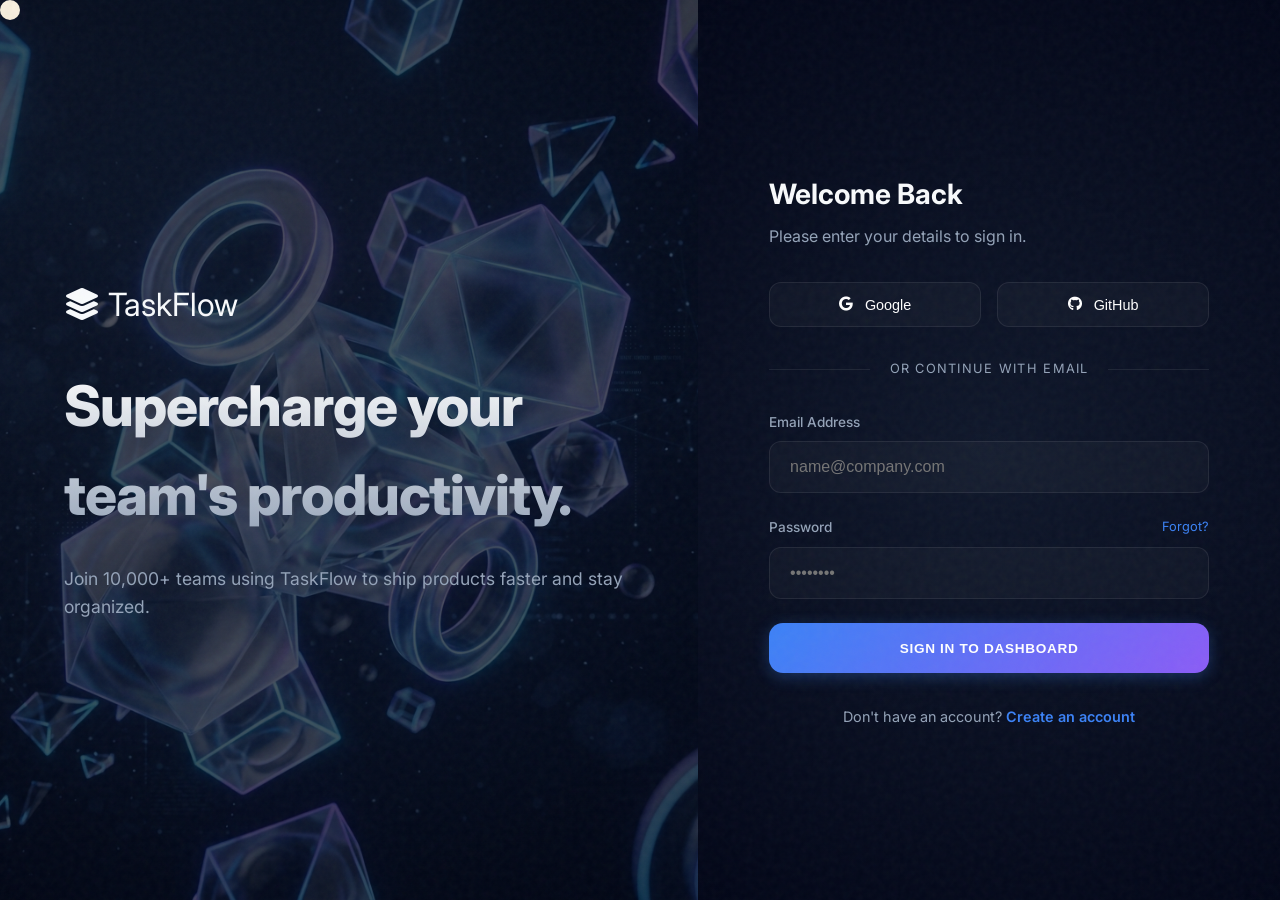
<file: Task-2-To-Do-List-Web-App/frontend/index.html>
<!DOCTYPE html>
<html lang="en">
<head>
  <meta charset="UTF-8">
  <meta name="viewport" content="width=device-width, initial-scale=1.0">
  <title>TaskFlow | Professional Project Management</title>
  <script>
    const token = localStorage.getItem('token');
    if (token) {
      window.location.href = 'pages/dashboard.html';
    } else {
      window.location.href = 'pages/login.html';
    }
  </script>
</head>
<body style="background: #0f172a;">
</body>
</html>
</file>
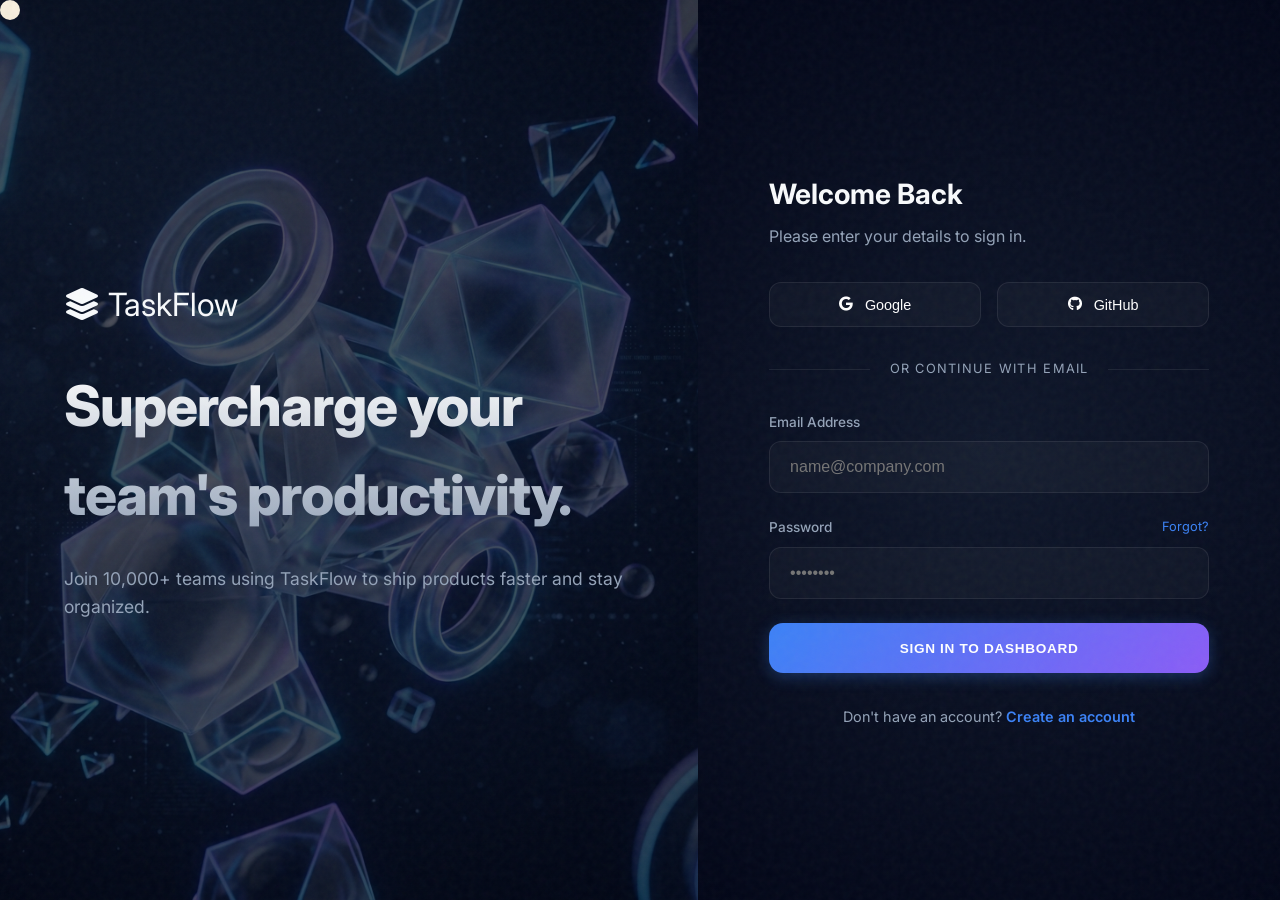
<file: Task-2-To-Do-List-Web-App/frontend/pages/board.html>
<!DOCTYPE html>
<html lang="en">
<head>
  <meta charset="UTF-8">
  <meta name="viewport" content="width=device-width, initial-scale=1.0">
  <title>Project Board | TaskFlow Pro</title>
  <link rel="stylesheet" href="../css/style.css">
  <link rel="stylesheet" href="https://cdnjs.cloudflare.com/ajax/libs/font-awesome/6.4.0/css/all.min.css">
</head>
<body>
  <div class="app-layout">
    <aside class="sidebar">
      <div class="logo neon-blue"><i class="fas fa-layer-group"></i> TaskFlow</div>
      <nav>
        <ul class="nav-links">
          <li class="nav-item"><a href="dashboard.html" class="nav-link"><i class="fas fa-th-large"></i> Dashboard</a></li>
          <li class="nav-item"><a href="projects.html" class="nav-link active"><i class="fas fa-project-diagram"></i> Projects</a></li>
          <li class="nav-item"><a href="profile.html" class="nav-link"><i class="fas fa-user"></i> Profile</a></li>
          <li class="nav-item" style="margin-top: auto;"><a href="#" onclick="logout()" class="nav-link" style="color: var(--danger-color);"><i class="fas fa-sign-out-alt"></i> Logout</a></li>
        </ul>
      </nav>
    </aside>

    <main class="main-content">
      <header style="display: flex; justify-content: space-between; align-items: center; margin-bottom: 2rem;">
        <div>
          <div style="display: flex; align-items: center; gap: 1rem;">
            <h2 id="projectName">Loading Project...</h2>
            <select id="projectStatusSelect" class="form-control-pro" style="padding: 0.25rem 0.75rem; width: auto; font-size: 0.8rem; border-radius: 8px;" onchange="updateProjectStatus()">
              <option value="Planning">Planning</option>
              <option value="In Progress">In Progress</option>
              <option value="On Hold">On Hold</option>
              <option value="Completed">Completed</option>
            </select>
          </div>
          <p id="projectDesc" style="color: var(--text-secondary);">...</p>
        </div>
        <div style="display: flex; gap: 1rem;">
          <button class="btn-complete" onclick="markProjectComplete()" title="Mark Project as Complete">
            <i class="fas fa-check-double"></i> End Project
          </button>
          <button class="btn-delete" onclick="handleDeleteProject()" title="Delete Project">
            <i class="fas fa-trash"></i>
          </button>
          <button class="btn btn-primary" style="width: auto;" onclick="openNewTaskModal()">
            <i class="fas fa-plus"></i> New Task
          </button>
        </div>
      </header>

      <div class="board">
        <div class="column" id="todo" ondrop="drop(event)" ondragover="allowDrop(event)">
          <div class="column-header">
            <h4>To Do</h4>
            <span class="count">0</span>
          </div>
          <div class="tasks-container"></div>
        </div>

        <div class="column" id="inprogress" ondrop="drop(event)" ondragover="allowDrop(event)">
          <div class="column-header">
            <h4>In Progress</h4>
            <span class="count">0</span>
          </div>
          <div class="tasks-container"></div>
        </div>

        <div class="column" id="review" ondrop="drop(event)" ondragover="allowDrop(event)">
          <div class="column-header">
            <h4>Review</h4>
            <span class="count">0</span>
          </div>
          <div class="tasks-container"></div>
        </div>

        <div class="column" id="completed" ondrop="drop(event)" ondragover="allowDrop(event)">
          <div class="column-header">
            <h4>Completed</h4>
            <span class="count">0</span>
          </div>
          <div class="tasks-container"></div>
        </div>
      </div>
    </main>
  </div>

  <!-- Task Creation Modal -->
  <div class="modal-overlay" id="taskModal">
    <div class="modal-content glass-premium">
      <div class="modal-header">
        <h2>Create New Task</h2>
        <p style="color: var(--text-secondary);">Assign a task to your team board.</p>
      </div>
      <form id="taskForm">
        <div class="form-group">
          <label>Task Title</label>
          <input type="text" id="taskTitle" class="form-control-pro" placeholder="e.g. Design Login Page" required>
        </div>
        <div class="form-group">
          <label>Description</label>
          <textarea id="taskDesc" class="form-control-pro" rows="3" placeholder="Details about this task..."></textarea>
        </div>
        <div class="form-group">
          <label>Priority</label>
          <select id="taskPriority" class="form-control-pro">
            <option value="Low">Low</option>
            <option value="Medium" selected>Medium</option>
            <option value="High">High</option>
          </select>
        </div>
        <div class="form-group">
          <label>Due Date</label>
          <input type="date" id="taskDueDate" class="form-control-pro">
        </div>
        <div class="modal-footer">
          <button type="button" class="btn btn-social" onclick="closeModal('taskModal')">Cancel</button>
          <button type="submit" class="btn btn-primary" style="width: auto;">Add Task</button>
        </div>
      </form>
    </div>
  </div>

  <!-- Socket.io -->
  <script src="https://cdn.socket.io/4.6.0/socket.io.min.js"></script>
  <script src="../js/global.js"></script>
  <script src="../js/modals.js"></script>
  <script src="../js/auth.js"></script>
  <script src="../js/tasks.js"></script>
  <script src="../js/animations.js"></script>
</body>
</html>
</file>
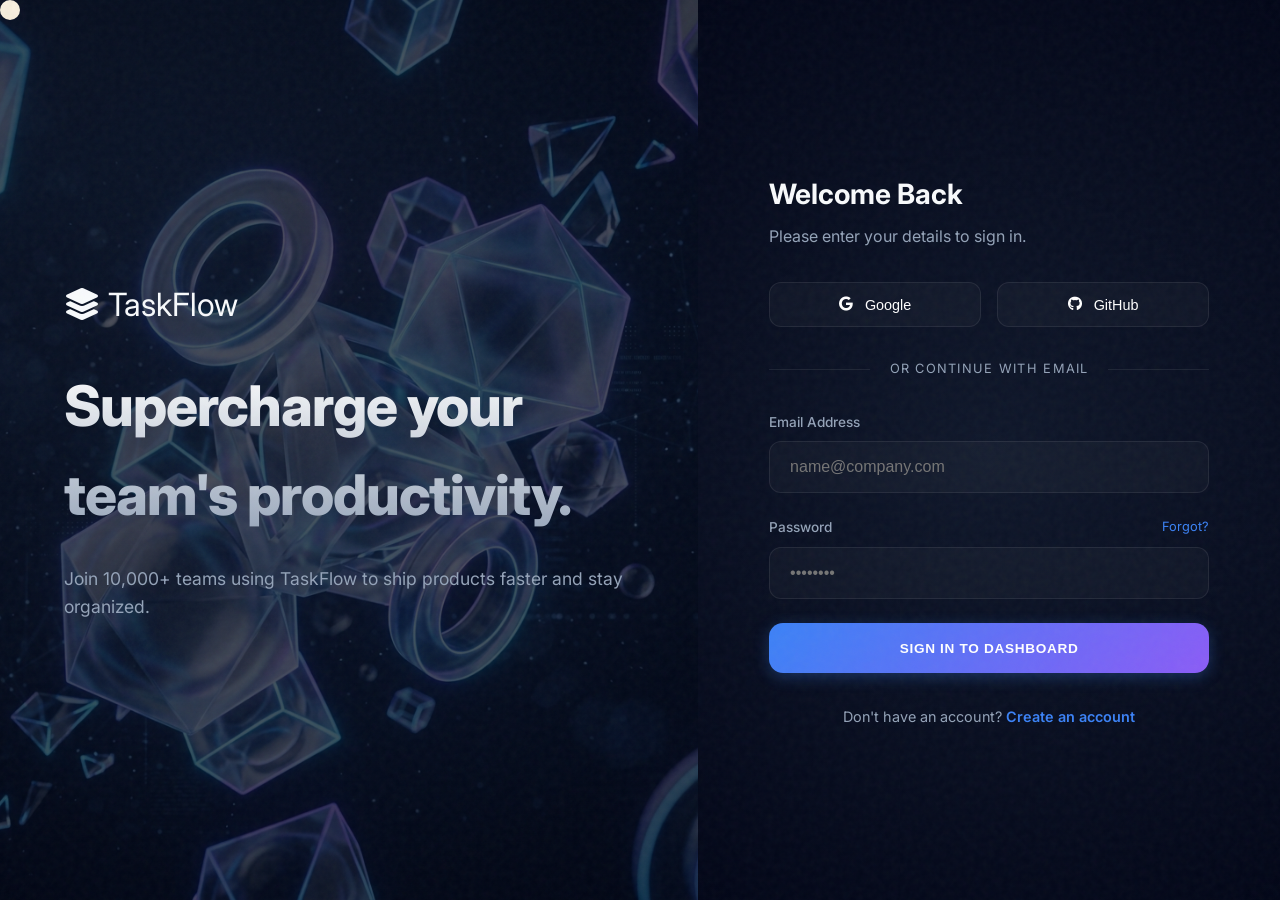
<file: Task-2-To-Do-List-Web-App/frontend/pages/dashboard.html>
<!DOCTYPE html>
<html lang="en">
<head>
  <meta charset="UTF-8">
  <meta name="viewport" content="width=device-width, initial-scale=1.0">
  <title>Dashboard | TaskFlow Pro</title>
  <link rel="stylesheet" href="../css/style.css">
  <link rel="stylesheet" href="https://cdnjs.cloudflare.com/ajax/libs/font-awesome/6.4.0/css/all.min.css">
</head>
<body>
  <div class="app-layout">
    <aside class="sidebar">
      <div class="logo neon-blue"><i class="fas fa-layer-group"></i> TaskFlow</div>
      <nav>
        <ul class="nav-links">
          <li class="nav-item"><a href="dashboard.html" class="nav-link active"><i class="fas fa-th-large"></i> Dashboard</a></li>
          <li class="nav-item"><a href="projects.html" class="nav-link"><i class="fas fa-project-diagram"></i> Projects</a></li>
          <li class="nav-item"><a href="profile.html" class="nav-link"><i class="fas fa-user"></i> Profile</a></li>
          <li class="nav-item" style="margin-top: auto;"><a href="#" onclick="logout()" class="nav-link" style="color: var(--danger-color);"><i class="fas fa-sign-out-alt"></i> Logout</a></li>
        </ul>
      </nav>
    </aside>

    <main class="main-content">
      <header style="display: flex; justify-content: space-between; align-items: center; margin-bottom: 2rem;">
        <div>
          <h1 id="welcomeText" style="font-size: 2rem;">Welcome Back!</h1>
          <p style="color: var(--text-secondary);">Here's your productivity overview for today.</p>
        </div>
        <button class="btn btn-primary" style="width: auto;" onclick="openNewProjectModal()">
          <i class="fas fa-plus"></i> New Project
        </button>
      </header>

      <div class="dashboard-grid">
        <div class="stat-card animate-fade">
          <div style="color: var(--primary-color); font-size: 1.5rem;"><i class="fas fa-rocket"></i></div>
          <div class="stat-value" id="activeProjects">0</div>
          <div style="color: var(--text-secondary);">Active Projects</div>
        </div>
        <div class="stat-card animate-fade">
          <div style="color: var(--secondary-color); font-size: 1.5rem;"><i class="fas fa-trophy"></i></div>
          <div class="stat-value" id="completedProjects">0</div>
          <div style="color: var(--text-secondary);">Projects Finished</div>
        </div>
        <div class="stat-card animate-fade">
          <div style="color: var(--warning-color); font-size: 1.5rem;"><i class="fas fa-clock"></i></div>
          <div class="stat-value" id="pendingTasks">0</div>
          <div style="color: var(--text-secondary);">Pending Tasks</div>
        </div>
        <div class="stat-card animate-fade">
          <div style="color: var(--secondary-color); font-size: 1.5rem;"><i class="fas fa-check-circle"></i></div>
          <div class="stat-value" id="completedTasks">0</div>
          <div style="color: var(--text-secondary);">Tasks Completed</div>
        </div>
      </div>

      <section style="margin-top: 4rem;">
        <h3 style="margin-bottom: 2rem;">Recent Projects</h3>
        <div id="projectsList" class="dashboard-grid"></div>
      </section>
    </main>
  </div>

  <!-- Project Creation Modal -->
  <div class="modal-overlay" id="projectModal">
    <div class="modal-content glass-premium">
      <div class="modal-header">
        <h2>Create New Project</h2>
        <p style="color: var(--text-secondary);">Define your project goals and timeline.</p>
      </div>
      <form id="projectForm">
        <div class="form-group">
          <label>Project Title</label>
          <input type="text" id="projectTitle" class="form-control-pro" placeholder="e.g. Q3 Roadmap" required>
        </div>
        <div class="form-group">
          <label>Description</label>
          <textarea id="projectDesc" class="form-control-pro" rows="3" placeholder="What is this project about?"></textarea>
        </div>
        <div class="form-group">
          <label>Deadline</label>
          <input type="date" id="projectDeadline" class="form-control-pro">
        </div>
        <div class="modal-footer">
          <button type="button" class="btn btn-social" onclick="closeModal('projectModal')">Cancel</button>
          <button type="submit" class="btn btn-primary" style="width: auto;">Create Project</button>
        </div>
      </form>
    </div>
  </div>

  <script src="../js/global.js"></script>
  <script src="../js/modals.js"></script>
  <script src="../js/dashboard.js"></script>
  <script src="../js/animations.js"></script>
</body>
</html>
</file>
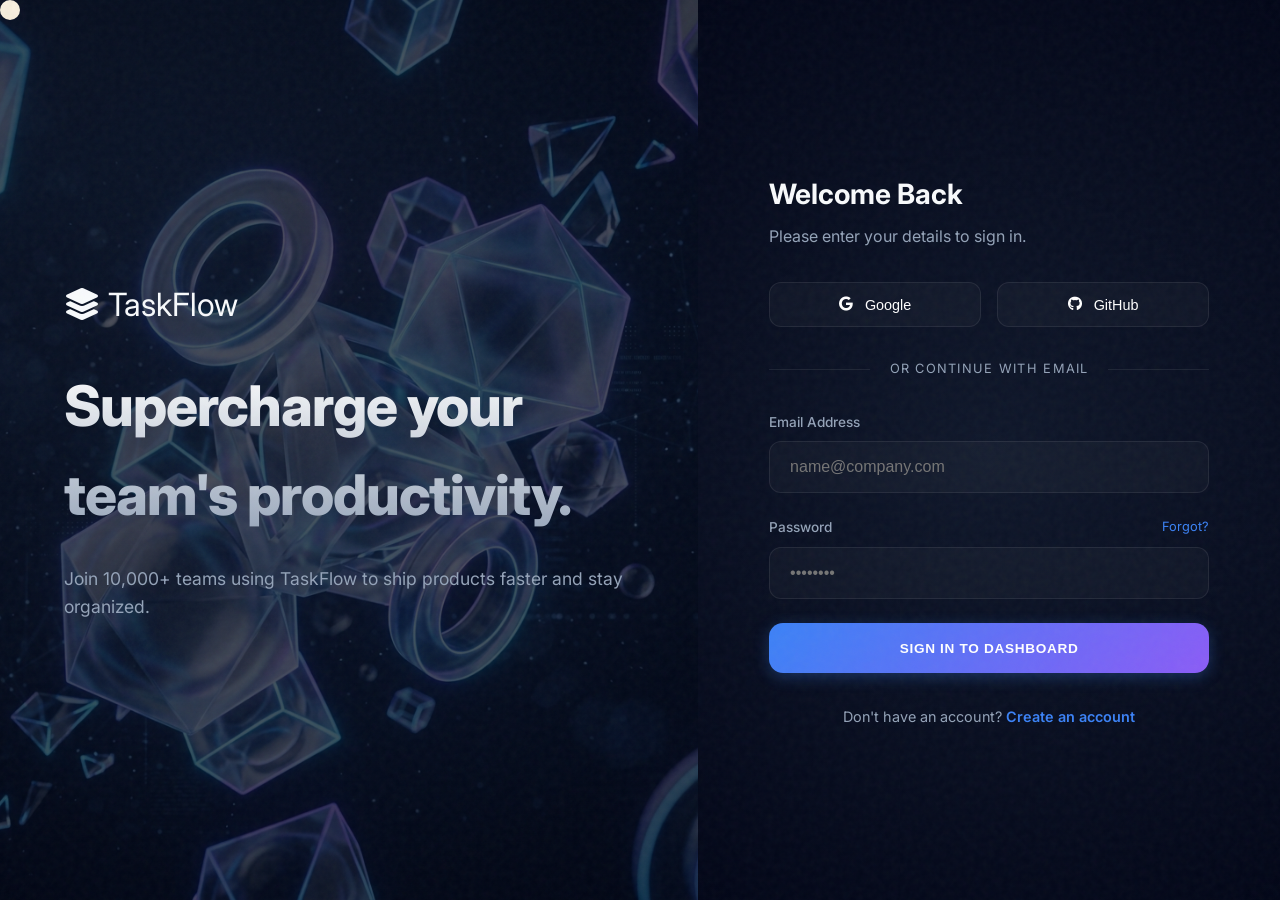
<file: Task-2-To-Do-List-Web-App/frontend/pages/login.html>
<!DOCTYPE html>
<html lang="en">
<head>
  <meta charset="UTF-8">
  <meta name="viewport" content="width=device-width, initial-scale=1.0">
  <title>Login | TaskFlow Pro</title>
  <link rel="stylesheet" href="../css/style.css">
  <link rel="stylesheet" href="https://cdnjs.cloudflare.com/ajax/libs/font-awesome/6.4.0/css/all.min.css">
</head>
<body>
  <div class="auth-split">
    <!-- Visual Side -->
    <div class="auth-visual">
      <div class="auth-visual-content">
        <div class="logo neon-blue" style="font-size: 2rem; margin-bottom: 2rem;">
          <i class="fas fa-layer-group"></i> TaskFlow
        </div>
        <h2>Supercharge your team's productivity.</h2>
        <p style="color: var(--text-secondary); font-size: 1.1rem;">
          Join 10,000+ teams using TaskFlow to ship products faster and stay organized.
        </p>
      </div>
    </div>

    <!-- Form Side -->
    <div class="auth-form-side">
      <div class="auth-card-pro animate-fade">
        <h1 style="font-size: 1.75rem; margin-bottom: 0.5rem;">Welcome Back</h1>
        <p style="color: var(--text-secondary); margin-bottom: 2rem;">Please enter your details to sign in.</p>

        <div class="social-auth">
          <button class="btn-social">
            <i class="fab fa-google"></i> Google
          </button>
          <button class="btn-social">
            <i class="fab fa-github"></i> GitHub
          </button>
        </div>

        <div class="divider">or continue with email</div>

        <form id="loginForm">
          <div class="form-group">
            <label for="email">Email Address</label>
            <input type="email" id="email" class="form-control-pro" placeholder="name@company.com" required>
          </div>
          <div class="form-group">
            <div style="display: flex; justify-content: space-between;">
              <label for="password">Password</label>
              <a href="#" style="color: var(--primary-color); font-size: 0.8rem; text-decoration: none;">Forgot?</a>
            </div>
            <input type="password" id="password" class="form-control-pro" placeholder="••••••••" required>
          </div>
          
          <button type="submit" class="btn btn-primary" style="width: 100%; margin-top: 1rem;">
            Sign In to Dashboard
          </button>
        </form>

        <p style="margin-top: 2rem; text-align: center; font-size: 0.9rem; color: var(--text-secondary);">
          Don't have an account? <a href="register.html" style="color: var(--primary-color); text-decoration: none; font-weight: 600;">Create an account</a>
        </p>
      </div>
    </div>
  </div>

  <script src="../js/auth.js"></script>
  <script src="../js/animations.js"></script>
</body>
</html>
</file>
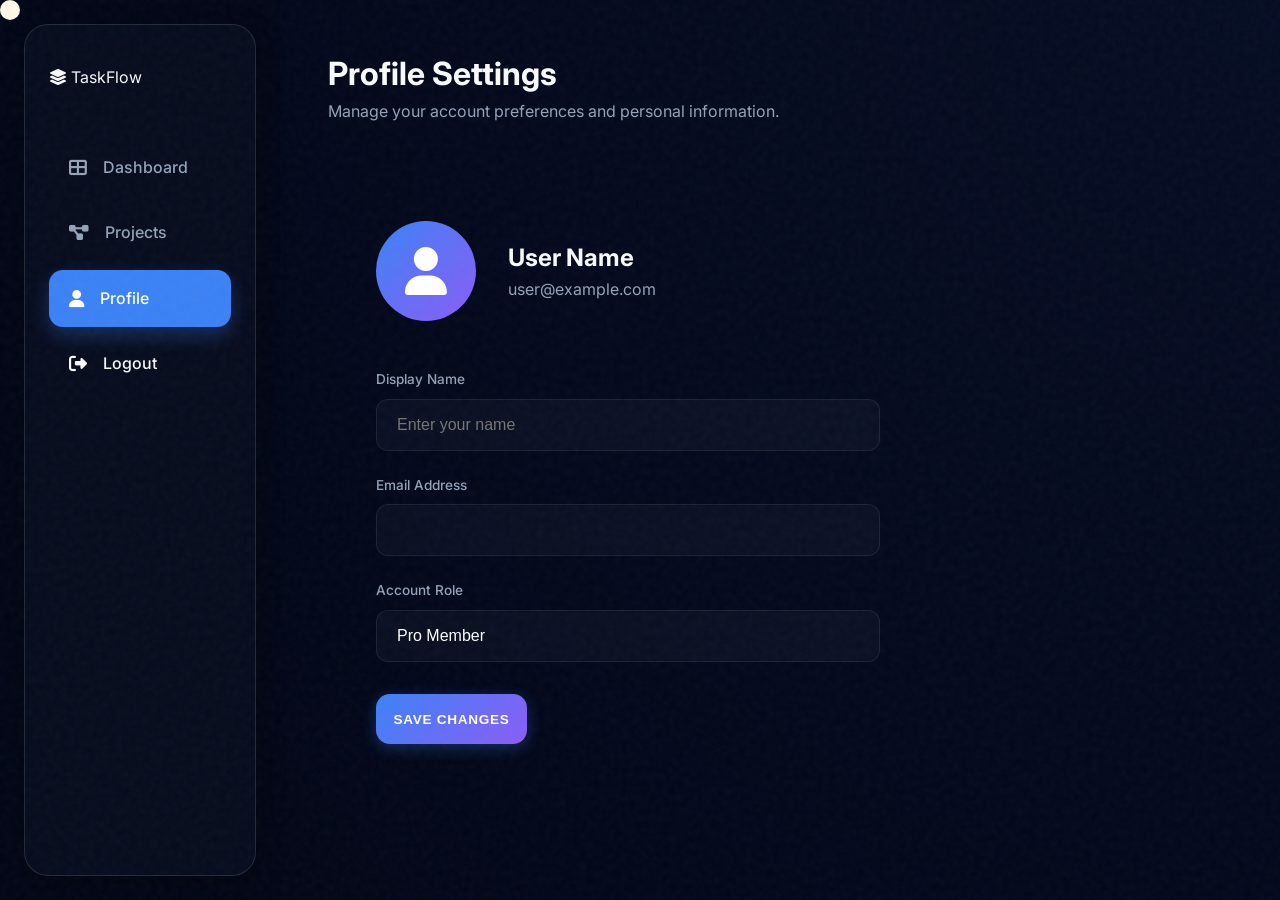
<file: Task-2-To-Do-List-Web-App/frontend/pages/profile.html>
<!DOCTYPE html>
<html lang="en">
<head>
  <meta charset="UTF-8">
  <meta name="viewport" content="width=device-width, initial-scale=1.0">
  <title>User Profile | TaskFlow Pro</title>
  <link rel="stylesheet" href="../css/style.css">
  <link rel="stylesheet" href="https://cdnjs.cloudflare.com/ajax/libs/font-awesome/6.4.0/css/all.min.css">
</head>
<body>
  <div class="app-layout">
    <aside class="sidebar">
      <div class="logo neon-blue"><i class="fas fa-layer-group"></i> TaskFlow</div>
      <nav>
        <ul class="nav-links">
          <li class="nav-item"><a href="dashboard.html" class="nav-link"><i class="fas fa-th-large"></i> Dashboard</a></li>
          <li class="nav-item"><a href="projects.html" class="nav-link"><i class="fas fa-project-diagram"></i> Projects</a></li>
          <li class="nav-item"><a href="profile.html" class="nav-link active"><i class="fas fa-user"></i> Profile</a></li>
          <li class="nav-item" style="margin-top: auto;"><a href="#" onclick="logout()" class="nav-link" style="color: var(--danger-color);"><i class="fas fa-sign-out-alt"></i> Logout</a></li>
        </ul>
      </nav>
    </aside>

    <main class="main-content">
      <header style="margin-bottom: 3rem;">
        <h1 style="font-size: 2rem;">Profile Settings</h1>
        <p style="color: var(--text-secondary);">Manage your account preferences and personal information.</p>
      </header>

      <div class="auth-card-pro glass-premium animate-fade" style="max-width: 600px; padding: 3rem;">
        <div style="display: flex; align-items: center; gap: 2rem; margin-bottom: 3rem;">
          <div style="width: 100px; height: 100px; border-radius: 50%; background: linear-gradient(135deg, #3b82f6, #8b5cf6); display: flex; align-items: center; justify-content: center; font-size: 3rem; color: white;">
            <i class="fas fa-user"></i>
          </div>
          <div>
            <h2 id="profileUsername">User Name</h2>
            <p id="profileEmail" style="color: var(--text-secondary);">user@example.com</p>
          </div>
        </div>

        <form id="profileForm">
          <div class="form-group">
            <label>Display Name</label>
            <input type="text" id="editUsername" class="form-control-pro" placeholder="Enter your name">
          </div>
          <div class="form-group">
            <label>Email Address</label>
            <input type="email" id="editEmail" class="form-control-pro" disabled>
          </div>
          <div class="form-group">
            <label>Account Role</label>
            <input type="text" id="editRole" class="form-control-pro" disabled value="Pro Member">
          </div>
          
          <div style="margin-top: 2rem;">
            <button type="submit" class="btn btn-primary" style="width: auto;">
              Save Changes
            </button>
          </div>
        </form>
      </div>
    </main>
  </div>

  <script src="../js/auth.js"></script>
  <script>
    document.addEventListener('DOMContentLoaded', () => {
      const user = JSON.parse(localStorage.getItem('user'));
      if (user) {
        document.getElementById('profileUsername').innerText = user.username;
        document.getElementById('profileEmail').innerText = user.email;
        document.getElementById('editUsername').value = user.username;
        document.getElementById('editEmail').value = user.email;
      }
    });
  </script>
  <script src="../js/animations.js"></script>
</body>
</html>
</file>
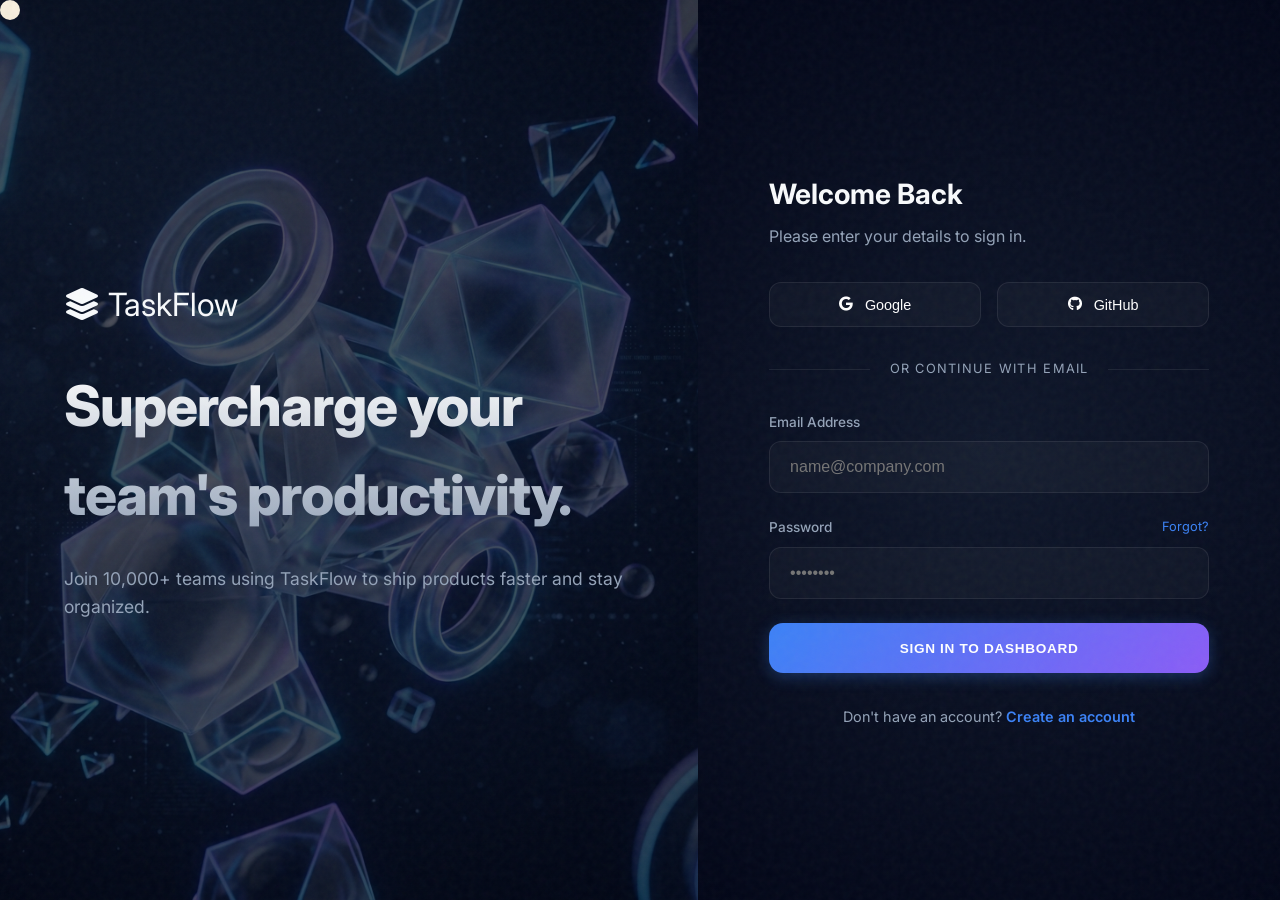
<file: Task-2-To-Do-List-Web-App/frontend/pages/projects.html>
<!DOCTYPE html>
<html lang="en">
<head>
  <meta charset="UTF-8">
  <meta name="viewport" content="width=device-width, initial-scale=1.0">
  <title>My Projects | TaskFlow Pro</title>
  <link rel="stylesheet" href="../css/style.css">
  <link rel="stylesheet" href="https://cdnjs.cloudflare.com/ajax/libs/font-awesome/6.4.0/css/all.min.css">
</head>
<body>
  <div class="app-layout">
    <aside class="sidebar">
      <div class="logo neon-blue"><i class="fas fa-layer-group"></i> TaskFlow</div>
      <nav>
        <ul class="nav-links">
          <li class="nav-item"><a href="dashboard.html" class="nav-link"><i class="fas fa-th-large"></i> Dashboard</a></li>
          <li class="nav-item"><a href="projects.html" class="nav-link active"><i class="fas fa-project-diagram"></i> Projects</a></li>
          <li class="nav-item"><a href="profile.html" class="nav-link"><i class="fas fa-user"></i> Profile</a></li>
          <li class="nav-item" style="margin-top: auto;"><a href="#" onclick="logout()" class="nav-link" style="color: var(--danger-color);"><i class="fas fa-sign-out-alt"></i> Logout</a></li>
        </ul>
      </nav>
    </aside>

    <main class="main-content">
      <header style="display: flex; justify-content: space-between; align-items: center; margin-bottom: 2rem;">
        <div>
          <h1 style="font-size: 2rem;">My Projects</h1>
          <p style="color: var(--text-secondary);">Manage and collaborate on your active boards.</p>
        </div>
        <button class="btn btn-primary" style="width: auto;" onclick="openNewProjectModal()">
          <i class="fas fa-plus"></i> Create New Project
        </button>
      </header>

      <div id="projectsList" class="dashboard-grid"></div>
    </main>
  </div>

  <!-- Project Creation Modal -->
  <div class="modal-overlay" id="projectModal">
    <div class="modal-content glass-premium">
      <div class="modal-header">
        <h2>Create New Project</h2>
        <p style="color: var(--text-secondary);">Define your project goals and timeline.</p>
      </div>
      <form id="projectForm">
        <div class="form-group">
          <label>Project Title</label>
          <input type="text" id="projectTitle" class="form-control-pro" placeholder="e.g. Q3 Roadmap" required>
        </div>
        <div class="form-group">
          <label>Description</label>
          <textarea id="projectDesc" class="form-control-pro" rows="3" placeholder="What is this project about?"></textarea>
        </div>
        <div class="form-group">
          <label>Deadline</label>
          <input type="date" id="projectDeadline" class="form-control-pro">
        </div>
        <div class="modal-footer">
          <button type="button" class="btn btn-social" onclick="closeModal('projectModal')">Cancel</button>
          <button type="submit" class="btn btn-primary" style="width: auto;">Create Project</button>
        </div>
      </form>
    </div>
  </div>

  <script src="../js/global.js"></script>
  <script src="../js/modals.js"></script>
  <script src="../js/dashboard.js"></script>
  <script src="../js/animations.js"></script>
</body>
</html>
</file>
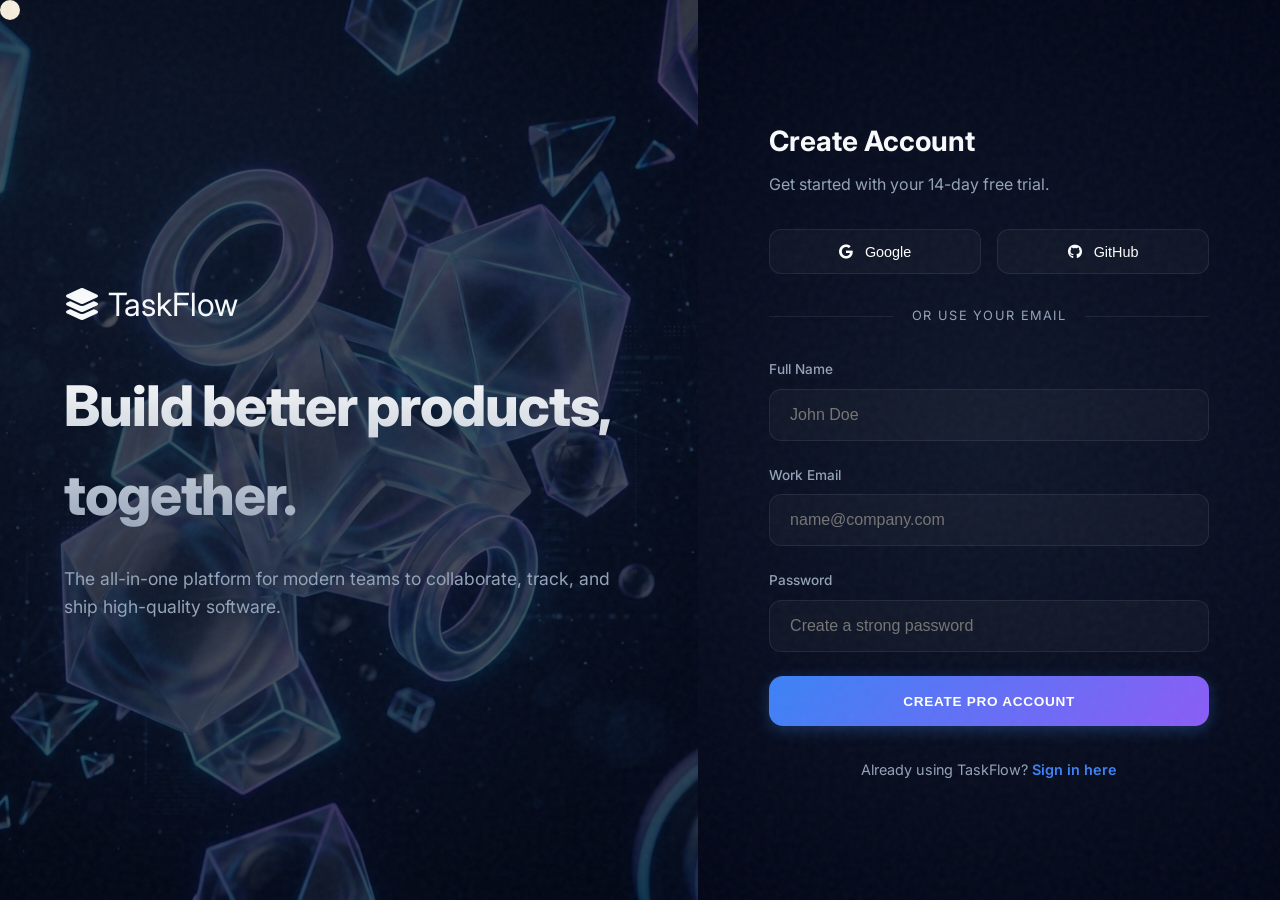
<file: Task-2-To-Do-List-Web-App/frontend/pages/register.html>
<!DOCTYPE html>
<html lang="en">
<head>
  <meta charset="UTF-8">
  <meta name="viewport" content="width=device-width, initial-scale=1.0">
  <title>Register | TaskFlow Pro</title>
  <link rel="stylesheet" href="../css/style.css">
  <link rel="stylesheet" href="https://cdnjs.cloudflare.com/ajax/libs/font-awesome/6.4.0/css/all.min.css">
</head>
<body>
  <div class="auth-split">
    <!-- Visual Side -->
    <div class="auth-visual">
      <div class="auth-visual-content">
        <div class="logo neon-purple" style="font-size: 2rem; margin-bottom: 2rem;">
          <i class="fas fa-layer-group"></i> TaskFlow
        </div>
        <h2>Build better products, together.</h2>
        <p style="color: var(--text-secondary); font-size: 1.1rem;">
          The all-in-one platform for modern teams to collaborate, track, and ship high-quality software.
        </p>
      </div>
    </div>

    <!-- Form Side -->
    <div class="auth-form-side">
      <div class="auth-card-pro animate-fade">
        <h1 style="font-size: 1.75rem; margin-bottom: 0.5rem;">Create Account</h1>
        <p style="color: var(--text-secondary); margin-bottom: 2rem;">Get started with your 14-day free trial.</p>

        <div class="social-auth">
          <button class="btn-social">
            <i class="fab fa-google"></i> Google
          </button>
          <button class="btn-social">
            <i class="fab fa-github"></i> GitHub
          </button>
        </div>

        <div class="divider">or use your email</div>

        <form id="registerForm">
          <div class="form-group">
            <label for="username">Full Name</label>
            <input type="text" id="username" class="form-control-pro" placeholder="John Doe" required>
          </div>
          <div class="form-group">
            <label for="email">Work Email</label>
            <input type="email" id="email" class="form-control-pro" placeholder="name@company.com" required>
          </div>
          <div class="form-group">
            <label for="password">Password</label>
            <input type="password" id="password" class="form-control-pro" placeholder="Create a strong password" required>
          </div>
          
          <button type="submit" class="btn btn-primary" style="width: 100%; margin-top: 1rem;">
            Create Pro Account
          </button>
        </form>

        <p style="margin-top: 2rem; text-align: center; font-size: 0.9rem; color: var(--text-secondary);">
          Already using TaskFlow? <a href="login.html" style="color: var(--primary-color); text-decoration: none; font-weight: 600;">Sign in here</a>
        </p>
      </div>
    </div>
  </div>

  <script src="../js/auth.js"></script>
  <script src="../js/animations.js"></script>
</body>
</html>
</file>
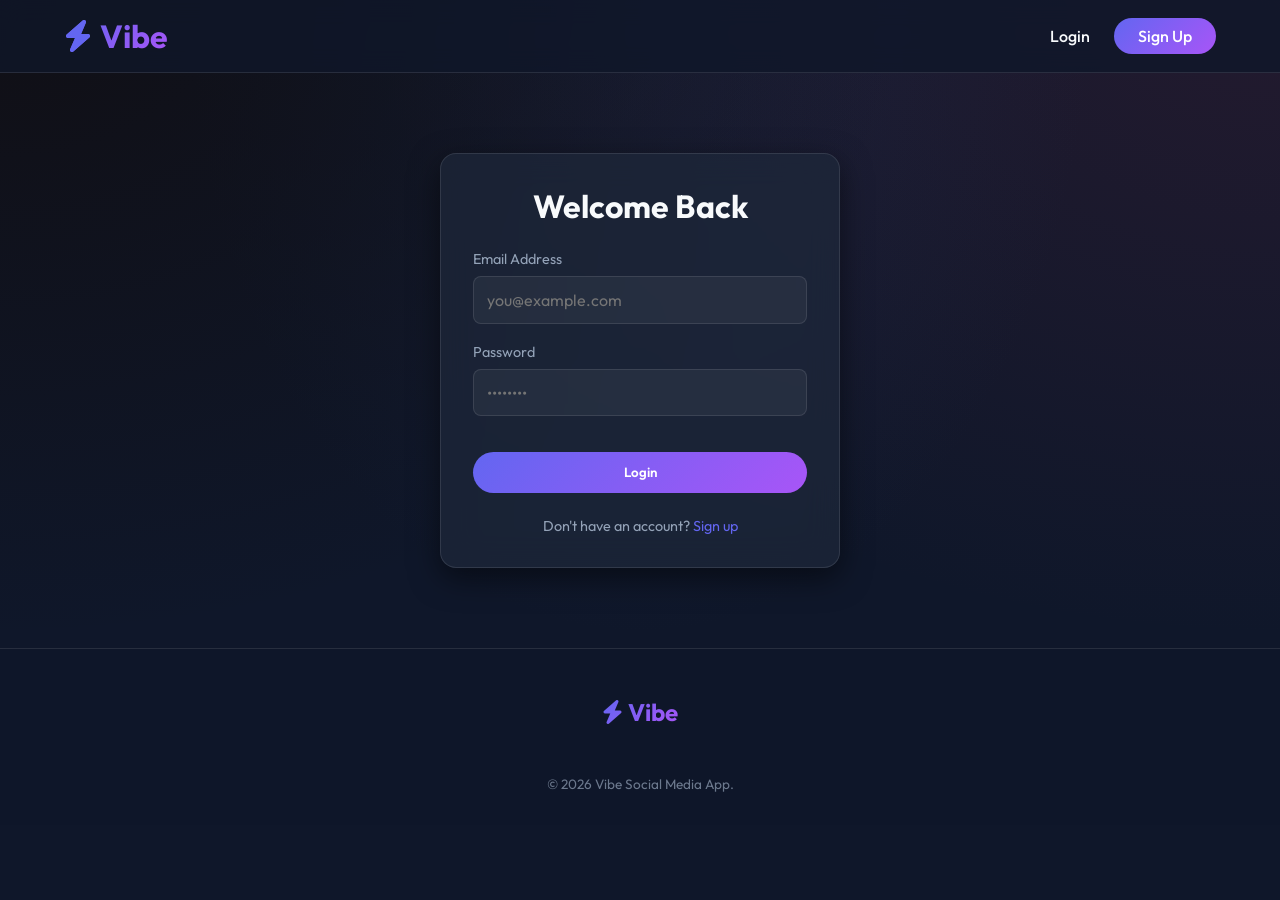
<file: Task-4-Social Network Platform/social-media-app/frontend/create-post.html>
<!DOCTYPE html>
<html lang="en">
<head>
  <meta charset="UTF-8">
  <meta name="viewport" content="width=device-width, initial-scale=1.0">
  <title>Vibe - Create Post</title>
  <link rel="stylesheet" href="css/style.css">
  <link rel="stylesheet" href="https://cdnjs.cloudflare.com/ajax/libs/font-awesome/6.4.0/css/all.min.css">
</head>
<body>
  <nav class="navbar">
    <a href="index.html" class="logo"><i class="fa-solid fa-bolt"></i> Vibe</a>
    <div class="nav-links" id="navLinks"></div>
  </nav>

  <div class="container">
    <div class="create-post-card" style="margin-top: 2rem;">
      <h3 style="margin-bottom: 1rem;">Create a New Vibe</h3>
      <form id="standaloneCreatePostForm">
        <textarea id="standalonePostContent" placeholder="What's your vibe today?" required></textarea>
        <div class="create-post-actions">
          <div class="file-input-wrapper">
            <button type="button" class="btn btn-outline"><i class="fa-solid fa-image"></i> Image</button>
            <input type="file" id="standalonePostImage" accept="image/*">
          </div>
          <button type="submit" class="btn">Post</button>
        </div>
        <div id="standaloneImagePreview" style="margin-top: 10px; color: var(--text-muted); font-size: 0.9rem;"></div>
      </form>
    </div>
  </div>

  <footer>
    <div class="footer-content">
      <div class="footer-logo"><i class="fa-solid fa-bolt"></i> Vibe</div>
      <div class="copyright">&copy; 2026 Vibe Social Media App.</div>
    </div>
  </footer>

  <script src="js/main.js"></script>
  <script>
    document.addEventListener('DOMContentLoaded', () => {
      const user = getUser();
      const token = getToken();
      if (!user) {
        window.location.href = 'login.html';
        return;
      }

      document.getElementById('standalonePostImage').addEventListener('change', (e) => {
        const file = e.target.files[0];
        if (file) {
          document.getElementById('standaloneImagePreview').innerText = `Selected: ${file.name}`;
        }
      });

      document.getElementById('standaloneCreatePostForm').addEventListener('submit', async (e) => {
        e.preventDefault();
        const content = document.getElementById('standalonePostContent').value;
        const fileInput = document.getElementById('standalonePostImage');
        const formData = new FormData();
        formData.append('content', content);
        if (fileInput.files[0]) {
          formData.append('image', fileInput.files[0]);
        }

        try {
          const res = await fetch(`${API_URL}/posts`, {
            method: 'POST',
            headers: { 'Authorization': `Bearer ${token}` },
            body: formData
          });
          if (res.ok) {
            window.location.href = 'index.html';
          }
        } catch (err) {
          console.error(err);
        }
      });
    });
  </script>
</body>
</html>
</file>
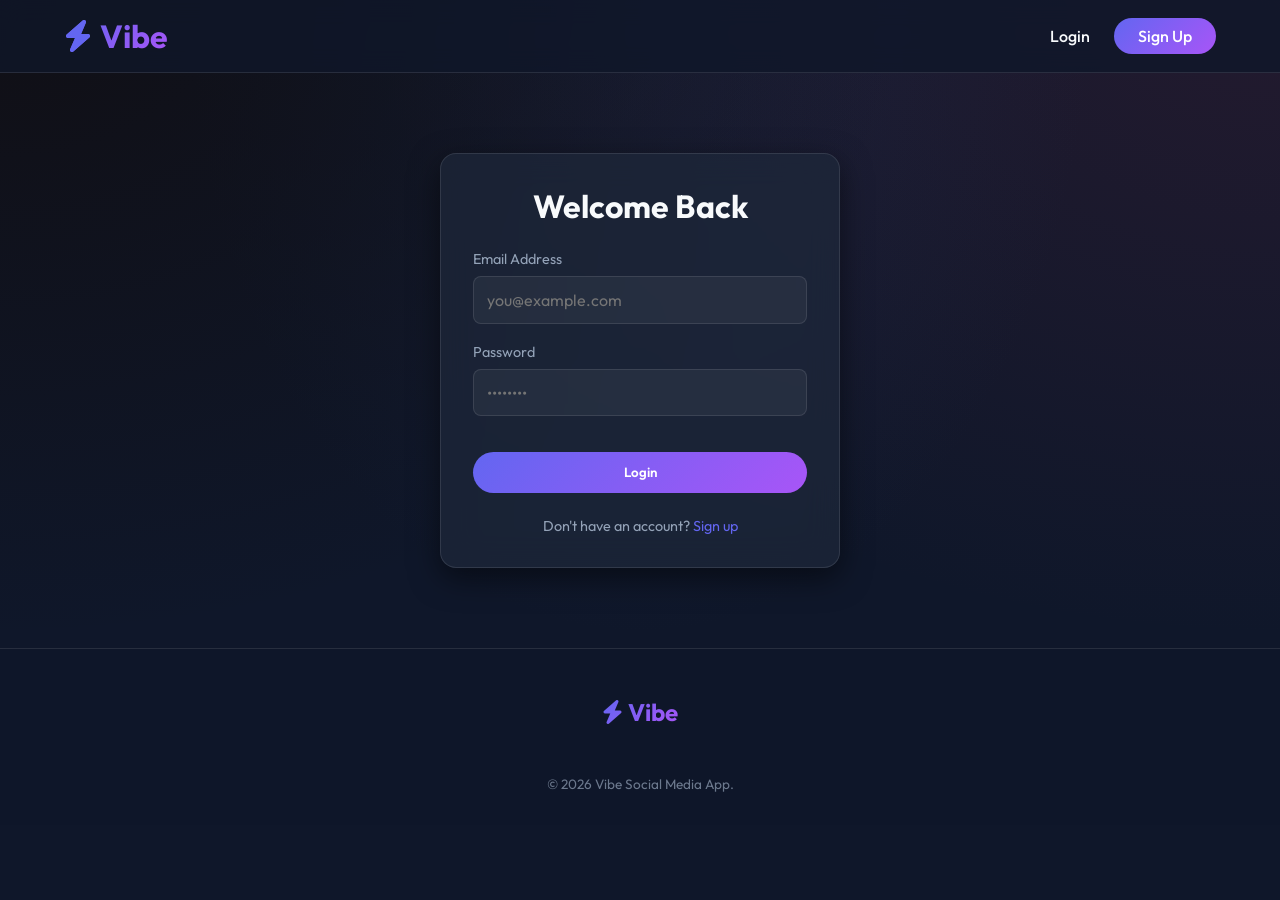
<file: Task-4-Social Network Platform/social-media-app/frontend/login.html>
<!DOCTYPE html>
<html lang="en">
<head>
  <meta charset="UTF-8">
  <meta name="viewport" content="width=device-width, initial-scale=1.0">
  <title>Vibe - Login</title>
  <link rel="stylesheet" href="css/style.css">
  <link rel="stylesheet" href="https://cdnjs.cloudflare.com/ajax/libs/font-awesome/6.4.0/css/all.min.css">
</head>
<body>
  <nav class="navbar">
    <a href="index.html" class="logo"><i class="fa-solid fa-bolt"></i> Vibe</a>
    <div class="nav-links" id="navLinks"></div>
  </nav>

  <div class="auth-container">
    <h2>Welcome Back</h2>
    <form id="loginForm">
      <div class="form-group">
        <label>Email Address</label>
        <input type="email" id="email" class="form-control" required placeholder="you@example.com">
      </div>
      <div class="form-group">
        <label>Password</label>
        <input type="password" id="password" class="form-control" required placeholder="••••••••">
      </div>
      <button type="submit" class="btn auth-btn">Login</button>
    </form>
    <div class="auth-links">
      Don't have an account? <a href="register.html">Sign up</a>
    </div>
  </div>

  <footer>
    <div class="footer-content">
      <div class="footer-logo"><i class="fa-solid fa-bolt"></i> Vibe</div>
      <div class="copyright">&copy; 2026 Vibe Social Media App.</div>
    </div>
  </footer>

  <script src="js/main.js"></script>
  <script src="js/auth.js"></script>
</body>
</html>
</file>
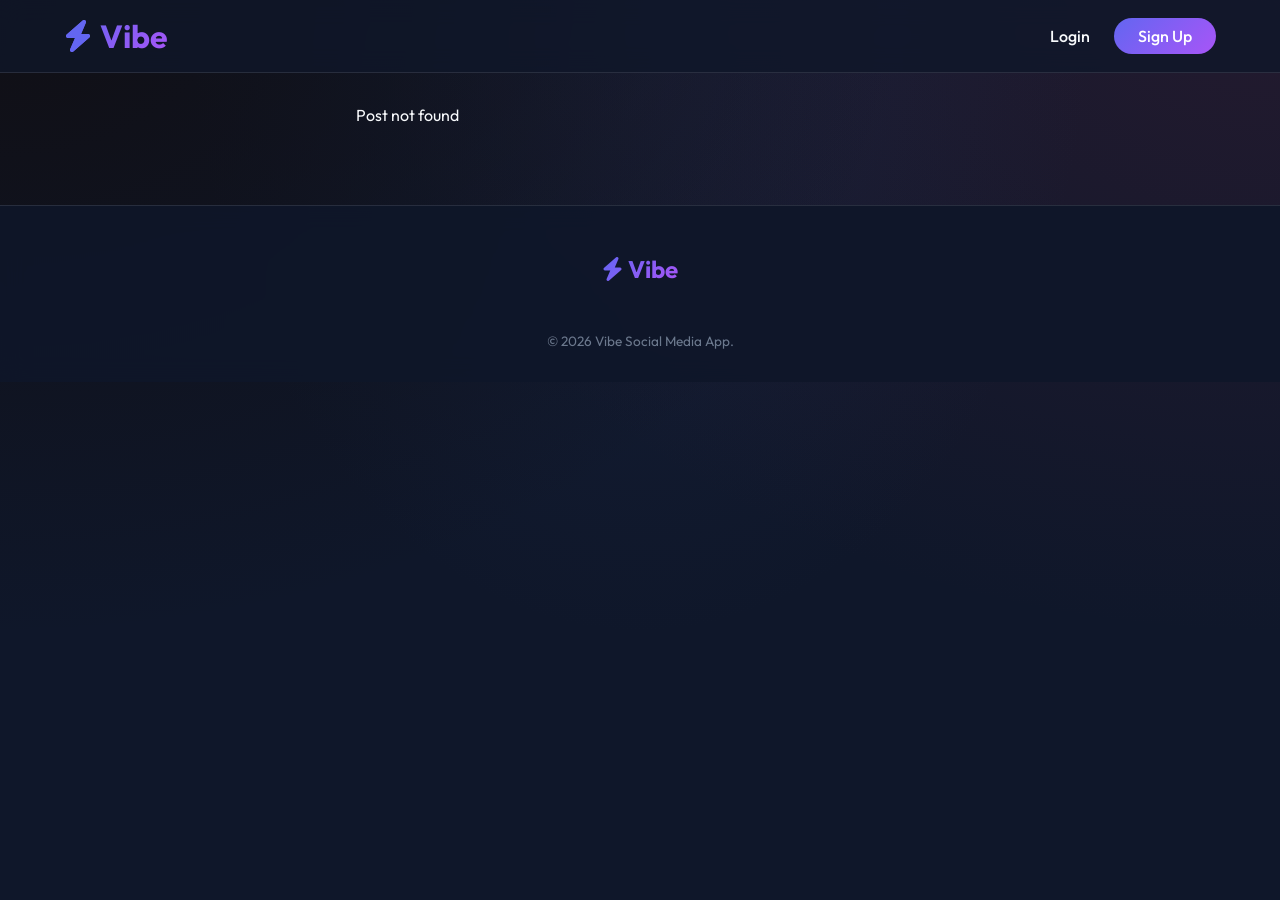
<file: Task-4-Social Network Platform/social-media-app/frontend/post.html>
<!DOCTYPE html>
<html lang="en">
<head>
  <meta charset="UTF-8">
  <meta name="viewport" content="width=device-width, initial-scale=1.0">
  <title>Vibe - Post</title>
  <link rel="stylesheet" href="css/style.css">
  <link rel="stylesheet" href="https://cdnjs.cloudflare.com/ajax/libs/font-awesome/6.4.0/css/all.min.css">
</head>
<body>
  <nav class="navbar">
    <a href="index.html" class="logo"><i class="fa-solid fa-bolt"></i> Vibe</a>
    <div class="nav-links" id="navLinks"></div>
  </nav>

  <div class="container">
    <div id="singlePostContainer"></div>
  </div>

  <footer>
    <div class="footer-content">
      <div class="footer-logo"><i class="fa-solid fa-bolt"></i> Vibe</div>
      <div class="copyright">&copy; 2026 Vibe Social Media App.</div>
    </div>
  </footer>

  <script src="js/main.js"></script>
  <script src="js/singlePost.js"></script>
</body>
</html>
</file>
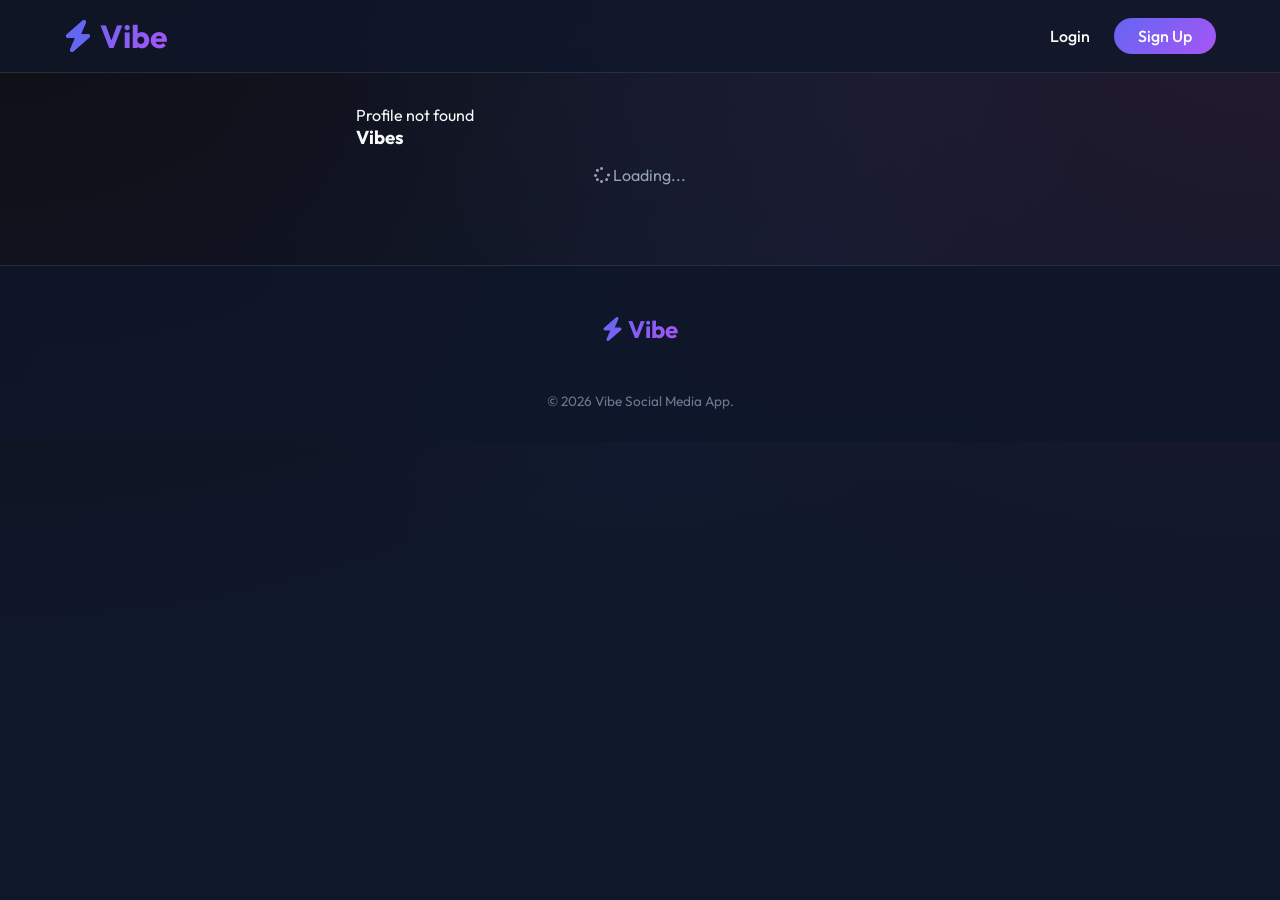
<file: Task-4-Social Network Platform/social-media-app/frontend/profile.html>
<!DOCTYPE html>
<html lang="en">
<head>
  <meta charset="UTF-8">
  <meta name="viewport" content="width=device-width, initial-scale=1.0">
  <title>Vibe - Profile</title>
  <link rel="stylesheet" href="css/style.css">
  <link rel="stylesheet" href="https://cdnjs.cloudflare.com/ajax/libs/font-awesome/6.4.0/css/all.min.css">
</head>
<body>
  <nav class="navbar">
    <a href="index.html" class="logo"><i class="fa-solid fa-bolt"></i> Vibe</a>
    <div class="nav-links" id="navLinks"></div>
  </nav>

  <div class="container">
    <div id="profileHeader">
      <!-- Profile Header Injected Here -->
    </div>

    <div id="editProfileContainer" style="display: none; margin-bottom: 2rem;">
      <div class="create-post-card">
        <h3>Edit Profile</h3>
        <form id="editProfileForm">
          <div class="form-group">
            <label>Username</label>
            <input type="text" id="editUsername" class="form-control">
          </div>
          <div class="form-group">
            <label>Bio</label>
            <textarea id="editBio" class="form-control" style="min-height: 80px;"></textarea>
          </div>
          <div class="form-group">
            <label>Profile Picture</label>
            <input type="file" id="editAvatar" accept="image/*">
          </div>
          <div style="display: flex; gap: 1rem; margin-top: 1rem;">
            <button type="submit" class="btn">Save Changes</button>
            <button type="button" onclick="toggleEditProfile()" class="btn btn-outline">Cancel</button>
          </div>
        </form>
      </div>
    </div>
    
    <h3 style="margin-bottom: 1rem;">Vibes</h3>
    <div id="userPosts">
      <div style="text-align: center; color: var(--text-muted);"><i class="fa-solid fa-spinner fa-spin"></i> Loading...</div>
    </div>
  </div>

  <footer>
    <div class="footer-content">
      <div class="footer-logo"><i class="fa-solid fa-bolt"></i> Vibe</div>
      <div class="copyright">&copy; 2026 Vibe Social Media App.</div>
    </div>
  </footer>

  <script src="js/main.js"></script>
  <script src="js/profile.js"></script>
</body>
</html>
</file>
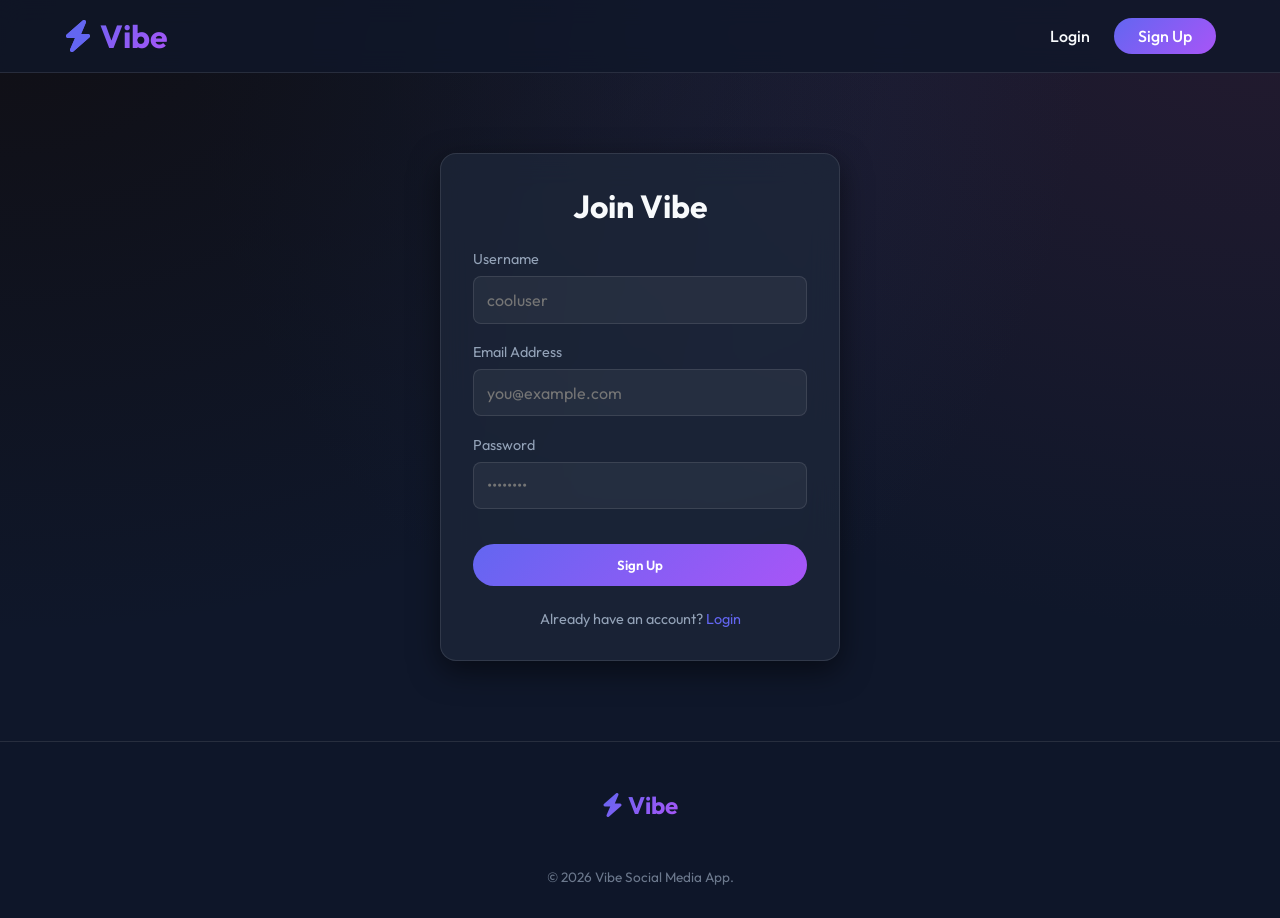
<file: Task-4-Social Network Platform/social-media-app/frontend/register.html>
<!DOCTYPE html>
<html lang="en">
<head>
  <meta charset="UTF-8">
  <meta name="viewport" content="width=device-width, initial-scale=1.0">
  <title>Vibe - Register</title>
  <link rel="stylesheet" href="css/style.css">
  <link rel="stylesheet" href="https://cdnjs.cloudflare.com/ajax/libs/font-awesome/6.4.0/css/all.min.css">
</head>
<body>
  <nav class="navbar">
    <a href="index.html" class="logo"><i class="fa-solid fa-bolt"></i> Vibe</a>
    <div class="nav-links" id="navLinks"></div>
  </nav>

  <div class="auth-container">
    <h2>Join Vibe</h2>
    <form id="registerForm">
      <div class="form-group">
        <label>Username</label>
        <input type="text" id="username" class="form-control" required placeholder="cooluser">
      </div>
      <div class="form-group">
        <label>Email Address</label>
        <input type="email" id="email" class="form-control" required placeholder="you@example.com">
      </div>
      <div class="form-group">
        <label>Password</label>
        <input type="password" id="password" class="form-control" required placeholder="••••••••">
      </div>
      <button type="submit" class="btn auth-btn">Sign Up</button>
    </form>
    <div class="auth-links">
      Already have an account? <a href="login.html">Login</a>
    </div>
  </div>

  <footer>
    <div class="footer-content">
      <div class="footer-logo"><i class="fa-solid fa-bolt"></i> Vibe</div>
      <div class="copyright">&copy; 2026 Vibe Social Media App.</div>
    </div>
  </footer>

  <script src="js/main.js"></script>
  <script src="js/auth.js"></script>
</body>
</html>
</file>
<file: Task-2-To-Do-List-Web-App/frontend/css/style.css>
@import url('https://fonts.googleapis.com/css2?family=Inter:wght@300;400;500;600;700;800&display=swap');

/* High-End Global Variables */
:root {
  --bg-color: #020617;
  --surface-color: rgba(15, 23, 42, 0.4);
  --primary-color: #3b82f6;
  --primary-glow: rgba(59, 130, 246, 0.5);
  --secondary-color: #10b981;
  --accent-color: #8b5cf6;
  --text-primary: #f8fafc;
  --text-secondary: #94a3b8;
  --border-color: rgba(255, 255, 255, 0.08);
  --glass-border: rgba(255, 255, 255, 0.12);
  --transition: all 0.5s cubic-bezier(0.23, 1, 0.32, 1);
}

/* Base Reset */
* {
  margin: 0;
  padding: 0;
  box-sizing: border-box;
}

body {
  font-family: 'Inter', sans-serif;
  background-color: var(--bg-color);
  color: var(--text-primary);
  line-height: 1.6;
  overflow-x: hidden;
  min-height: 100vh;
}

/* Noise Texture Overlay */
body::before {
  content: "";
  position: fixed;
  top: 0; left: 0; width: 100%; height: 100%;
  background-image: url("data:image/svg+xml,%3Csvg viewBox='0 0 200 200' xmlns='http://www.w3.org/2000/svg'%3E%3Cfilter id='noiseFilter'%3E%3CfeTurbulence type='fractalNoise' baseFrequency='0.65' numOctaves='3' stitchTiles='stitch'/%3E%3C/filter%3E%3Crect width='100%25' height='100%25' filter='url(%23noiseFilter)'/%3E%3C/svg%3E");
  opacity: 0.04;
  pointer-events: none;
  z-index: 9999;
}

/* Professional Split Layout */
.auth-split {
  display: grid;
  grid-template-columns: 1.2fr 1fr;
  min-height: 100vh;
}

.auth-visual {
  background: linear-gradient(rgba(2, 6, 23, 0.7), rgba(2, 6, 23, 0.7)), url('../assets/images/bg-3d.png');
  background-size: cover;
  background-position: center;
  display: flex;
  flex-direction: column;
  justify-content: center;
  padding: 4rem;
  position: relative;
}

.auth-visual-content {
  position: relative;
  z-index: 10;
}

.auth-visual-content h2 {
  font-size: 3.5rem;
  font-weight: 800;
  margin-bottom: 1.5rem;
  letter-spacing: -0.02em;
  background: linear-gradient(to bottom, #fff, #94a3b8);
  -webkit-background-clip: text;
  -webkit-text-fill-color: transparent;
}

.auth-form-side {
  display: flex;
  align-items: center;
  justify-content: center;
  padding: 4rem;
  background: radial-gradient(circle at center, #0f172a, #020617);
}

.auth-card-pro {
  width: 100%;
  max-width: 440px;
}

/* Premium Form Elements */
.form-group {
  margin-bottom: 1.5rem;
}

.form-group label {
  display: block;
  margin-bottom: 0.5rem;
  font-size: 0.85rem;
  font-weight: 500;
  color: var(--text-secondary);
}

.form-control-pro {
  width: 100%;
  background: rgba(255, 255, 255, 0.03);
  border: 1px solid var(--border-color);
  padding: 1rem 1.25rem;
  border-radius: 12px;
  color: white;
  font-size: 1rem;
  transition: var(--transition);
}

.form-control-pro:focus {
  outline: none;
  border-color: var(--primary-color);
  background: rgba(255, 255, 255, 0.05);
  box-shadow: 0 0 0 4px rgba(59, 130, 246, 0.15);
}

/* Dashboard Layout Architecture */
.app-layout {
  display: grid;
  grid-template-columns: 280px 1fr;
  height: 100vh;
  overflow: hidden;
}

.sidebar {
  margin: 1.5rem;
  padding: 2.5rem 1.5rem;
  background: rgba(15, 23, 42, 0.4);
  backdrop-filter: blur(20px);
  border: 1px solid var(--glass-border);
  border-radius: 24px;
  display: flex;
  flex-direction: column;
  box-shadow: 0 10px 30px rgba(0,0,0,0.3);
}

.nav-links {
  list-style: none;
  margin-top: 3rem;
}

.nav-link {
  display: flex;
  align-items: center;
  gap: 1rem;
  padding: 1rem 1.25rem;
  border-radius: 14px;
  color: var(--text-secondary);
  text-decoration: none;
  font-weight: 500;
  transition: var(--transition);
  margin-bottom: 0.5rem;
}

.nav-link i {
  font-size: 1.1rem;
}

.nav-link:hover, .nav-link.active {
  background: rgba(255, 255, 255, 0.05);
  color: white;
  box-shadow: inset 0 0 10px rgba(255,255,255,0.02);
}

.nav-link.active {
  background: var(--primary-color);
  box-shadow: 0 8px 20px rgba(59, 130, 246, 0.3);
}

.main-content {
  padding: 3rem;
  overflow-y: auto;
  background: radial-gradient(circle at top right, rgba(59, 130, 246, 0.05), transparent);
}

/* Dashboard Grid & Cards */
.dashboard-grid {
  display: grid;
  grid-template-columns: repeat(auto-fit, minmax(260px, 1fr));
  gap: 2rem;
  margin-top: 2.5rem;
}

.stat-card {
  padding: 2.5rem;
  background: rgba(15, 23, 42, 0.4);
  backdrop-filter: blur(15px);
  border: 1px solid var(--glass-border);
  border-radius: 24px;
  transition: var(--transition);
}

.stat-card:hover {
  transform: translateY(-5px);
  border-color: var(--primary-color);
  box-shadow: 0 20px 40px rgba(0,0,0,0.4);
}

.stat-value {
  font-size: 2.5rem;
  font-weight: 800;
  margin: 1rem 0;
  background: linear-gradient(to right, #fff, var(--text-secondary));
  -webkit-background-clip: text;
  -webkit-text-fill-color: transparent;
}

/* Kanban Board Styles */
.board {
  display: flex;
  gap: 2rem;
  margin-top: 2.5rem;
  min-height: 70vh;
  padding-bottom: 2rem;
}

.column {
  min-width: 320px;
  background: rgba(15, 23, 42, 0.3);
  border: 1px solid var(--border-color);
  border-radius: 24px;
  padding: 1.5rem;
  display: flex;
  flex-direction: column;
  gap: 1.25rem;
}

.task-card {
  background: rgba(30, 41, 59, 0.6);
  backdrop-filter: blur(10px);
  border: 1px solid var(--border-color);
  padding: 1.5rem;
  border-radius: 18px;
  cursor: grab;
  transition: var(--transition);
  user-select: none;
}

.task-card * {
  pointer-events: none;
}

.task-card button, .task-card i, .task-card .card-actions {
  pointer-events: auto;
}

.task-card:hover {
  transform: scale(1.02) translateZ(10px);
  border-color: var(--primary-color);
  box-shadow: 0 15px 30px rgba(0,0,0,0.4);
}

/* Premium Attractive Buttons */
.btn-primary {
  width: 100%;
  position: relative;
  background: linear-gradient(135deg, #3b82f6 0%, #8b5cf6 100%);
  color: white;
  border: none;
  padding: 1.1rem;
  border-radius: 14px;
  font-weight: 700;
  letter-spacing: 0.05em;
  text-transform: uppercase;
  font-size: 0.85rem;
  cursor: pointer;
  overflow: hidden;
  transition: var(--transition);
  box-shadow: 0 4px 15px rgba(59, 130, 246, 0.3);
  display: flex;
  align-items: center;
  justify-content: center;
  gap: 0.75rem;
}

.btn-primary:hover {
  transform: translateY(-3px);
  box-shadow: 0 10px 25px rgba(59, 130, 246, 0.5);
}

.btn-primary::after {
  content: '';
  position: absolute;
  top: 0; left: -100%; width: 100%; height: 100%;
  background: linear-gradient(90deg, transparent, rgba(255, 255, 255, 0.2), transparent);
  transition: 0.5s;
}

.btn-primary:hover::after {
  left: 100%;
}

/* Professional Modal System */
.modal-overlay {
  position: fixed;
  top: 0; left: 0; width: 100%; height: 100%;
  background: rgba(2, 6, 23, 0.8);
  backdrop-filter: blur(8px);
  display: none; /* Hidden by default */
  align-items: center;
  justify-content: center;
  z-index: 10000;
  opacity: 0;
  transition: opacity 0.3s ease;
}

.modal-overlay.active {
  display: flex;
  opacity: 1;
}

/* Action Buttons */
.btn-complete {
  background: rgba(16, 185, 129, 0.1);
  border: 1px solid var(--secondary-color);
  color: var(--secondary-color);
  padding: 0.5rem;
  border-radius: 8px;
  cursor: pointer;
  transition: var(--transition);
}

.btn-complete:hover {
  background: var(--secondary-color);
  color: white;
}

.btn-delete {
  background: rgba(239, 68, 68, 0.1);
  border: 1px solid var(--danger-color);
  color: var(--danger-color);
  padding: 0.5rem;
  border-radius: 8px;
  cursor: pointer;
  transition: var(--transition);
}

.btn-delete:hover {
  background: var(--danger-color);
  color: white;
}

.card-actions {
  display: flex;
  gap: 0.5rem;
  margin-top: 1rem;
  opacity: 0.6;
  transition: var(--transition);
}

.task-card:hover .card-actions {
  opacity: 1;
}

.modal-content {
  width: 100%;
  max-width: 500px;
  padding: 3rem;
  background: rgba(15, 23, 42, 0.95);
  border: 1px solid var(--primary-color);
  border-radius: 32px;
  box-shadow: 0 25px 50px rgba(0,0,0,0.5);
  transform: translateY(20px);
  transition: transform 0.3s ease;
}

.modal-overlay.active .modal-content {
  transform: translateY(0);
}

.modal-header {
  margin-bottom: 2rem;
}

.modal-header h2 {
  font-size: 1.5rem;
  margin-bottom: 0.5rem;
}

.modal-footer {
  margin-top: 2rem;
  display: flex;
  justify-content: flex-end;
  gap: 1rem;
}

/* Social Buttons */
.social-auth {
  display: grid;
  grid-template-columns: 1fr 1fr;
  gap: 1rem;
  margin-bottom: 2rem;
}

.btn-social {
  background: rgba(255, 255, 255, 0.03);
  border: 1px solid var(--border-color);
  color: white;
  padding: 0.85rem;
  border-radius: 12px;
  font-size: 0.9rem;
  font-weight: 500;
  display: flex;
  align-items: center;
  justify-content: center;
  gap: 0.75rem;
  transition: var(--transition);
  cursor: pointer;
}

.btn-social:hover {
  background: rgba(255, 255, 255, 0.08);
  border-color: var(--text-secondary);
}

.divider {
  display: flex;
  align-items: center;
  text-align: center;
  margin: 2rem 0;
  color: var(--text-secondary);
  font-size: 0.8rem;
  text-transform: uppercase;
  letter-spacing: 0.1em;
}

.divider::before, .divider::after {
  content: '';
  flex: 1;
  border-bottom: 1px solid var(--border-color);
}

.divider:not(:empty)::before { margin-right: 1.5em; }
.divider:not(:empty)::after { margin-left: 1.5em; }

/* Custom Cursor */
.custom-cursor {
  width: 20px;
  height: 20px;
  background: white;
  border-radius: 50%;
  position: fixed;
  top: 0; left: 0;
  pointer-events: none;
  z-index: 10000;
  mix-blend-mode: difference;
  transition: transform 0.2s ease;
}

.cursor-hover {
  transform: scale(4);
}

/* Animations */
.animate-fade {
  opacity: 0;
  transform: translateY(20px);
  animation: slideUp 0.8s cubic-bezier(0.2, 0.8, 0.2, 1) forwards;
}

@keyframes slideUp {
  to { opacity: 1; transform: translateY(0); }
}

/* Scrollbar */
::-webkit-scrollbar { width: 6px; }
::-webkit-scrollbar-track { background: var(--bg-color); }
::-webkit-scrollbar-thumb { background: rgba(255,255,255,0.1); border-radius: 10px; }
::-webkit-scrollbar-thumb:hover { background: var(--primary-color); }
</file>
<file: Task-4-Social Network Platform/social-media-app/frontend/css/style.css>
@import url('https://fonts.googleapis.com/css2?family=Outfit:wght@300;400;500;600;700&display=swap');

:root {
  --primary-color: #6366f1;
  --secondary-color: #a855f7;
  --bg-color: #0f172a;
  --card-bg: rgba(30, 41, 59, 0.7);
  --text-color: #f8fafc;
  --text-muted: #94a3b8;
  --border-color: rgba(255, 255, 255, 0.1);
  --danger-color: #ef4444;
}

* {
  margin: 0;
  padding: 0;
  box-sizing: border-box;
  font-family: 'Outfit', sans-serif;
}

body {
  background-color: var(--bg-color);
  color: var(--text-color);
  min-height: 100vh;
  background-image: 
    radial-gradient(at 0% 0%, hsla(253,16%,7%,1) 0, transparent 50%), 
    radial-gradient(at 50% 0%, hsla(225,39%,30%,0.2) 0, transparent 50%), 
    radial-gradient(at 100% 0%, hsla(339,49%,30%,0.2) 0, transparent 50%);
  background-attachment: fixed;
}

a {
  text-decoration: none;
  color: inherit;
}

/* Animations */
@keyframes fadeIn {
  from { opacity: 0; transform: translateY(20px); }
  to { opacity: 1; transform: translateY(0); }
}

@keyframes pulse {
  0% { transform: scale(1); }
  50% { transform: scale(1.05); }
  100% { transform: scale(1); }
}

/* Layout */
.navbar {
  display: flex;
  justify-content: space-between;
  align-items: center;
  padding: 1rem 5%;
  background: rgba(15, 23, 42, 0.8);
  backdrop-filter: blur(12px);
  border-bottom: 1px solid var(--border-color);
  position: sticky;
  top: 0;
  z-index: 100;
}

.logo {
  font-size: 2rem;
  font-weight: 700;
  background: linear-gradient(135deg, var(--primary-color), var(--secondary-color));
  -webkit-background-clip: text;
  -webkit-text-fill-color: transparent;
  display: flex;
  align-items: center;
  gap: 0.5rem;
}

.logo i {
  color: var(--primary-color);
  -webkit-text-fill-color: var(--primary-color);
}

.nav-links {
  display: flex;
  gap: 1.5rem;
  align-items: center;
}

.nav-links a {
  font-weight: 500;
  transition: color 0.3s ease;
}

.nav-links a:hover {
  color: var(--primary-color);
}

.btn {
  background: linear-gradient(135deg, var(--primary-color), var(--secondary-color));
  color: white;
  border: none;
  padding: 0.5rem 1.5rem;
  border-radius: 9999px;
  font-weight: 600;
  cursor: pointer;
  transition: transform 0.3s ease, box-shadow 0.3s ease;
  display: inline-block;
}

.btn:hover {
  transform: translateY(-2px);
  box-shadow: 0 4px 15px rgba(99, 102, 241, 0.4);
}

.btn-outline {
  background: transparent;
  border: 1px solid var(--primary-color);
  color: var(--primary-color);
}
.btn-outline:hover {
  background: rgba(99, 102, 241, 0.1);
  box-shadow: none;
}

.container {
  max-width: 600px;
  margin: 2rem auto;
  padding: 0 1rem;
}

/* Auth Forms */
.auth-container {
  max-width: 400px;
  margin: 5rem auto;
  background: var(--card-bg);
  backdrop-filter: blur(16px);
  padding: 2rem;
  border-radius: 16px;
  border: 1px solid var(--border-color);
  box-shadow: 0 10px 30px rgba(0,0,0,0.5);
  animation: fadeIn 0.6s ease-out;
}

.auth-container h2 {
  text-align: center;
  margin-bottom: 1.5rem;
  font-size: 2rem;
}

.form-group {
  margin-bottom: 1.2rem;
}

.form-group label {
  display: block;
  margin-bottom: 0.5rem;
  font-size: 0.9rem;
  color: var(--text-muted);
}

.form-control {
  width: 100%;
  padding: 0.8rem;
  border-radius: 8px;
  background: rgba(255,255,255,0.05);
  border: 1px solid var(--border-color);
  color: var(--text-color);
  font-size: 1rem;
  outline: none;
  transition: border-color 0.3s;
}

.form-control:focus {
  border-color: var(--primary-color);
}

.auth-btn {
  width: 100%;
  padding: 0.8rem;
  margin-top: 1rem;
}

.auth-links {
  text-align: center;
  margin-top: 1.5rem;
  font-size: 0.9rem;
  color: var(--text-muted);
}
.auth-links a {
  color: var(--primary-color);
}

/* Post Card */
.post-card {
  background: var(--card-bg);
  backdrop-filter: blur(12px);
  border-radius: 16px;
  padding: 1.5rem;
  margin-bottom: 1.5rem;
  border: 1px solid var(--border-color);
  animation: fadeIn 0.5s ease-out both;
}

.post-header {
  display: flex;
  align-items: center;
  gap: 1rem;
  margin-bottom: 1rem;
}

.avatar {
  width: 48px;
  height: 48px;
  border-radius: 50%;
  object-fit: cover;
  background-color: var(--border-color);
  display: flex;
  align-items: center;
  justify-content: center;
  font-weight: bold;
  color: #fff;
  font-size: 1.2rem;
}

.post-user-info h4 {
  font-weight: 600;
  font-size: 1.1rem;
  cursor: pointer;
}
.post-user-info h4:hover {
  text-decoration: underline;
}

.post-user-info p {
  color: var(--text-muted);
  font-size: 0.85rem;
}

.post-content {
  margin-bottom: 1rem;
  line-height: 1.6;
  white-space: pre-wrap;
}

.post-image {
  width: 100%;
  border-radius: 12px;
  margin-bottom: 1rem;
  object-fit: cover;
  max-height: 500px;
}

.post-actions {
  display: flex;
  gap: 1.5rem;
  border-top: 1px solid var(--border-color);
  padding-top: 1rem;
}

.action-btn {
  background: none;
  border: none;
  color: var(--text-muted);
  font-size: 1rem;
  cursor: pointer;
  display: flex;
  align-items: center;
  gap: 0.5rem;
  transition: color 0.3s;
}

.action-btn:hover {
  color: var(--primary-color);
}

.action-btn.liked {
  color: var(--danger-color);
}
.action-btn.liked i {
  animation: pulse 0.3s ease;
}

/* Create Post */
.create-post-card {
  background: var(--card-bg);
  backdrop-filter: blur(12px);
  border-radius: 16px;
  padding: 1.5rem;
  margin-bottom: 2rem;
  border: 1px solid var(--border-color);
}

.create-post-card textarea {
  width: 100%;
  background: rgba(255,255,255,0.05);
  border: 1px solid var(--border-color);
  border-radius: 8px;
  padding: 1rem;
  color: var(--text-color);
  font-size: 1rem;
  resize: none;
  min-height: 100px;
  margin-bottom: 1rem;
  outline: none;
}
.create-post-card textarea:focus {
  border-color: var(--primary-color);
}

.create-post-actions {
  display: flex;
  justify-content: space-between;
  align-items: center;
}

.file-input-wrapper {
  position: relative;
  overflow: hidden;
  display: inline-block;
}

.file-input-wrapper input[type=file] {
  font-size: 100px;
  position: absolute;
  left: 0;
  top: 0;
  opacity: 0;
  cursor: pointer;
}

/* Profile */
.profile-header {
  background: var(--card-bg);
  backdrop-filter: blur(12px);
  border-radius: 16px;
  padding: 2rem;
  text-align: center;
  border: 1px solid var(--border-color);
  margin-bottom: 2rem;
  animation: fadeIn 0.5s ease-out;
}

.profile-avatar {
  width: 120px;
  height: 120px;
  border-radius: 50%;
  margin: 0 auto 1rem;
  border: 4px solid var(--primary-color);
  object-fit: cover;
  display: flex;
  align-items: center;
  justify-content: center;
  font-size: 3rem;
  font-weight: bold;
  color: white;
  background-color: var(--border-color);
}

.profile-stats {
  display: flex;
  justify-content: center;
  gap: 2rem;
  margin: 1.5rem 0;
}
.stat-item {
  text-align: center;
}
.stat-item span {
  display: block;
  font-weight: 700;
  font-size: 1.2rem;
}
.stat-item p {
  color: var(--text-muted);
  font-size: 0.9rem;
}

/* Comments */
.comments-section {
  margin-top: 1.5rem;
  border-top: 1px solid var(--border-color);
  padding-top: 1.5rem;
}

.comment {
  display: flex;
  gap: 1rem;
  margin-bottom: 1rem;
}
.comment .avatar {
  width: 32px;
  height: 32px;
  font-size: 0.9rem;
}
.comment-content {
  background: rgba(255,255,255,0.05);
  padding: 0.8rem 1rem;
  border-radius: 12px;
  border-top-left-radius: 4px;
  flex: 1;
}
.comment-content h5 {
  font-size: 0.9rem;
  margin-bottom: 0.2rem;
}
.comment-content p {
  font-size: 0.9rem;
  color: var(--text-color);
}

.add-comment {
  display: flex;
  gap: 1rem;
  margin-top: 1rem;
}
.add-comment input {
  flex: 1;
  background: rgba(255,255,255,0.05);
  border: 1px solid var(--border-color);
  border-radius: 9999px;
  padding: 0.5rem 1rem;
  color: white;
  outline: none;
}
.add-comment input:focus {
  border-color: var(--primary-color);
}
.add-comment button {
  background: none;
  border: none;
  color: var(--primary-color);
  cursor: pointer;
  font-size: 1.2rem;
}

/* Footer */
footer {
  background: rgba(15, 23, 42, 0.9);
  backdrop-filter: blur(12px);
  border-top: 1px solid var(--border-color);
  padding: 3rem 5% 2rem;
  margin-top: 5rem;
  text-align: center;
  color: var(--text-muted);
}

.footer-content {
  max-width: 800px;
  margin: 0 auto;
}

.footer-logo {
  font-size: 1.5rem;
  font-weight: 700;
  background: linear-gradient(135deg, var(--primary-color), var(--secondary-color));
  -webkit-background-clip: text;
  -webkit-text-fill-color: transparent;
  margin-bottom: 1rem;
  display: inline-block;
}

.footer-links {
  display: flex;
  justify-content: center;
  gap: 2rem;
  margin: 1.5rem 0;
}

.footer-links a {
  transition: color 0.3s;
}

.footer-links a:hover {
  color: var(--primary-color);
}

.copyright {
  font-size: 0.85rem;
  margin-top: 2rem;
  opacity: 0.7;
}
</file>
